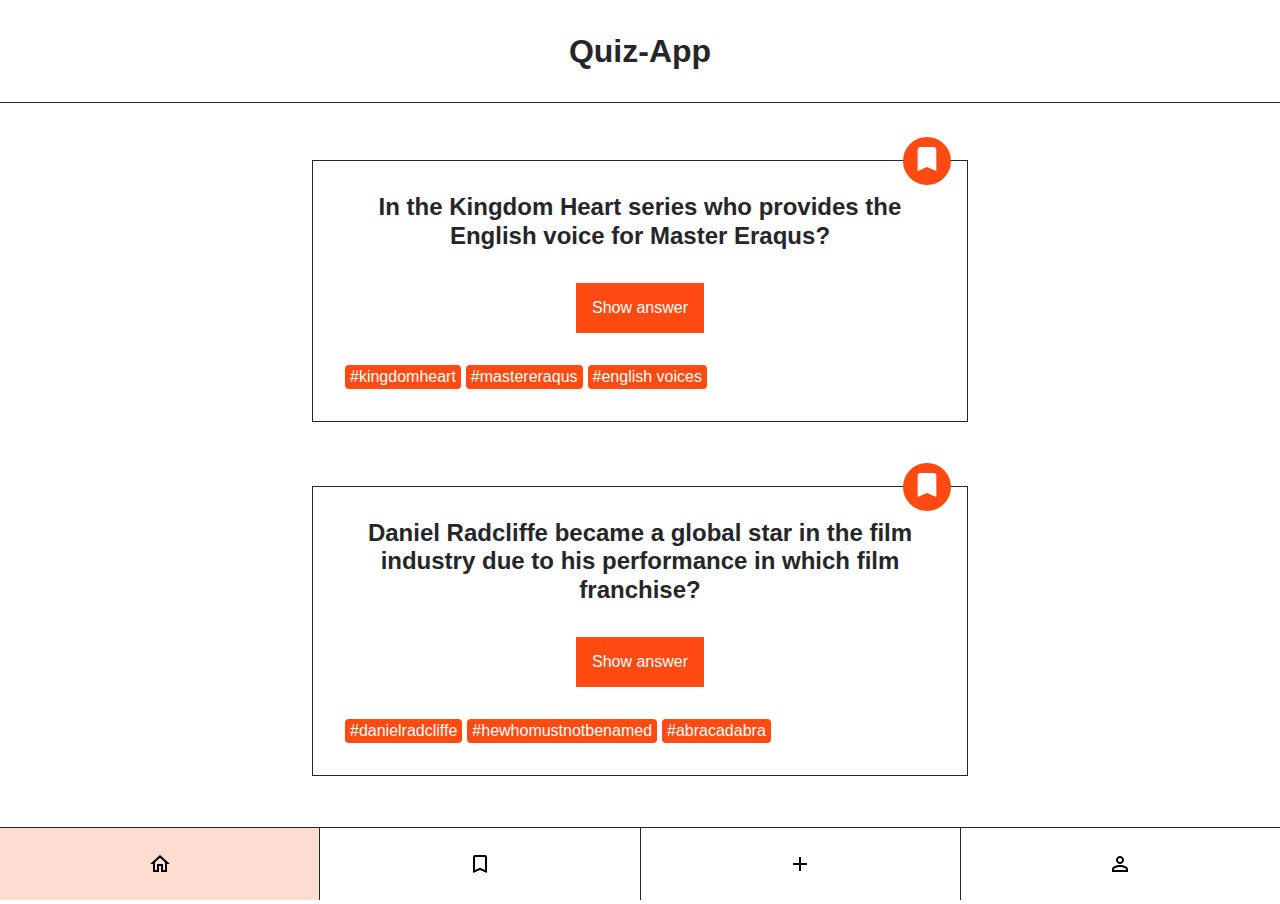
<file: index.html>
<!DOCTYPE html>
<html lang="en">
  <head>
    <meta charset="UTF-8" />
    <meta http-equiv="X-UA-Compatible" content="IE=edge" />
    <meta name="viewport" content="width=device-width, initial-scale=1.0" />
    <title>Quiz-App</title>
    <link rel="stylesheet" href="./styles.css" />
  </head>
  <body>
    <header class="header">
      <h1 class="header__title">Quiz-App</h1>
    </header>
    <main>
      <ul class="card-list">
      </ul>
    </main>
    <script type="module">
      import { appendBottomNavigation } from './script/create_bottom_navigation.js';
      import { createQuizCard } from "./script/create_quiz_card.js";
      import { getAllQuestions, toggleBookmark } from './script/questions_db.js';
    
      appendBottomNavigation();
      const container = document.querySelector(".card-list");
      const questions = getAllQuestions();
    
      questions.forEach((questionObj) => {
        const cardElement = createQuizCard(questionObj, toggleBookmark);
        container.appendChild(cardElement);
      });
    </script>
  </body>
</html>
</file>
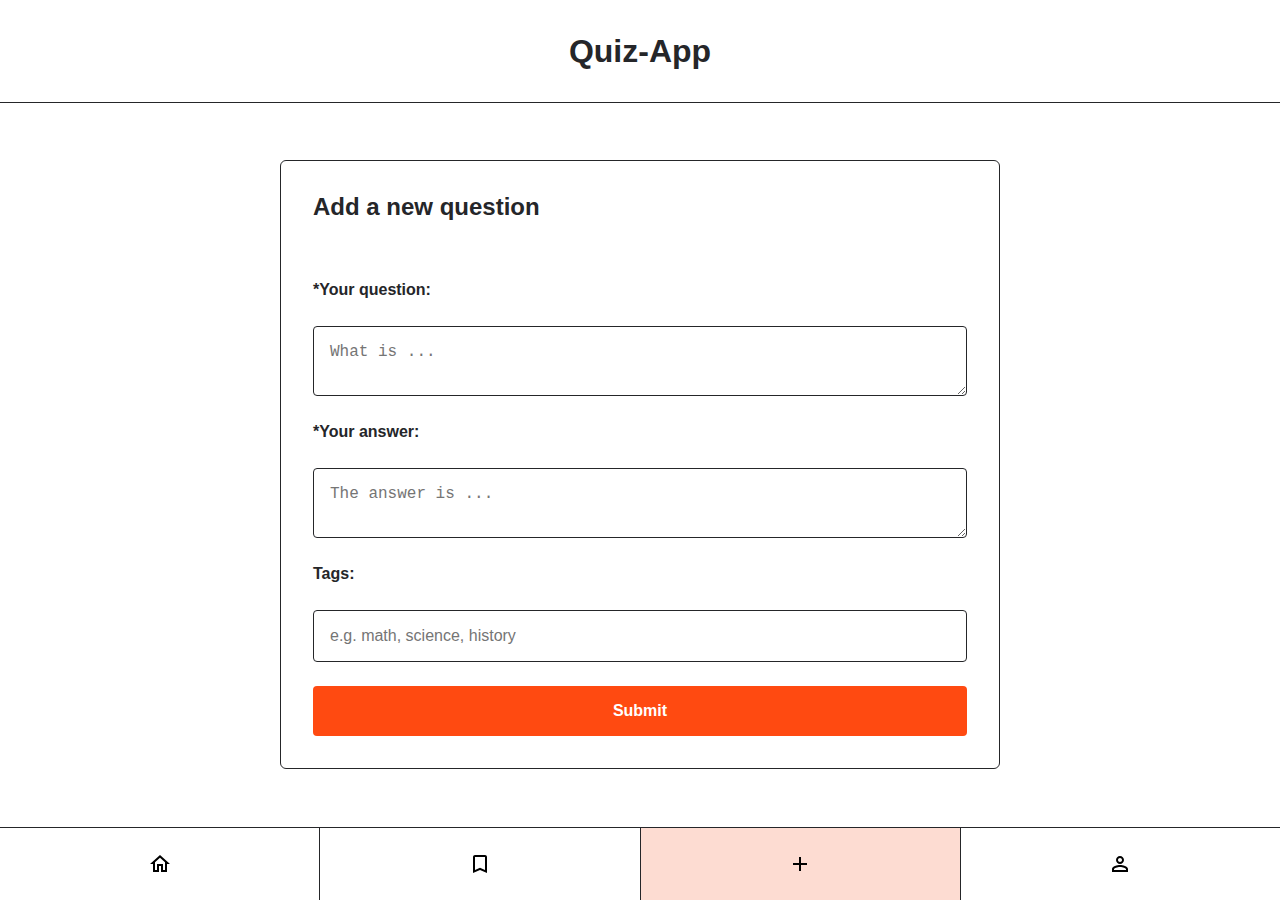
<file: add.html>
<!DOCTYPE html>
<html lang="en">
  <head>
    <meta charset="UTF-8" />
    <meta http-equiv="X-UA-Compatible" content="IE=edge" />
    <meta name="viewport" content="width=device-width, initial-scale=1.0" />
    <title>Quiz-App</title>
    <link rel="stylesheet" href="./styles.css" />
  </head>
  <body>
    <header class="header">
      <h1 class="header__title">Quiz-App</h1>
    </header>
    <main>
      <form class="form" action="#">
        <h2 class="card__question">Add a new question</h2>
        <label for="question">*Your question:</label>
        <textarea type="text" id="question" name="question" maxlength="150" placeholder="What is ..."></textarea>
        <label for="answer">*Your answer:</label>
        <textarea type="text" id="answer" name="answer" maxlength="150" placeholder="The answer is ..."" /></textarea>
        <label for="tag">Tags: </label>
        <input type="text" id="tags" name="tags" placeholder="e.g. math, science, history"/>
        <button type="submit">Submit</button> 
      </form>
    </main>
    <script type="module">
      import { appendBottomNavigation } from './script/create_bottom_navigation.js';
      import { addQuestion } from './script/questions_db.js';
    
      appendBottomNavigation();
      const container = document.querySelector(".card-list");

      const form = document.querySelector(".form");
    

      form.addEventListener("submit", (event) => {
        console.log("submit");
        event.preventDefault();
        let question = {
          question: document.querySelector("#question").value,
          answer: document.querySelector("#answer").value,
          tags: document.querySelector("#tags").value.split(","),
        }
        if(question.question === "" || question.answer === "" || question.tags.length === 0){
          alert("Please fill out all fields");
          return;
        }
        addQuestion(question);
      });

    </script>
  </body>
</html>
</file>
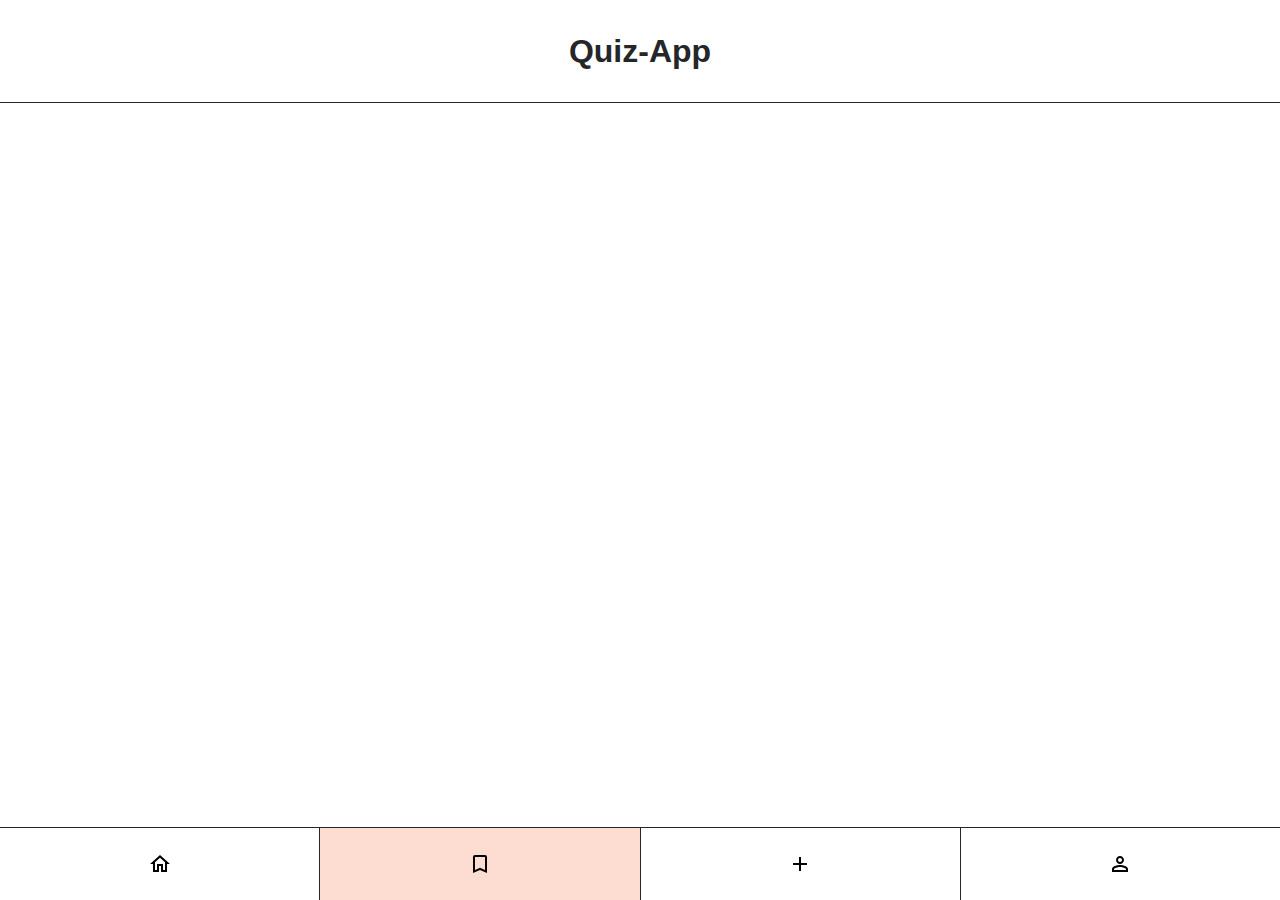
<file: bookmarks.html>
<!DOCTYPE html>
<html lang="en">
  <head>
    <meta charset="UTF-8" />
    <meta http-equiv="X-UA-Compatible" content="IE=edge" />
    <meta name="viewport" content="width=device-width, initial-scale=1.0" />
    <title>Quiz-App</title>
    <link rel="stylesheet" href="./styles.css" />
  </head>
  <body>
    <header class="header">
      <h1 class="header__title">Quiz-App</h1>
    </header>
    <main>
      <ul class="card-list">
      </ul>
    </main>
    <script type="module">
      import { appendBottomNavigation } from './script/create_bottom_navigation.js';
      import { createQuizCard } from "./script/create_quiz_card.js";
      import { getAllQuestions, toggleBookmark } from './script/questions_db.js';
    
      appendBottomNavigation();
      const container = document.querySelector(".card-list");
      const questions = getAllQuestions();
    
      questions.forEach((questionObj) => {
        if (!questionObj.isBookmarked) return;
        const cardElement = createQuizCard(questionObj, toggleBookmark);
        container.appendChild(cardElement);
      });
    </script>
  </body>
</html>
</file>
<file: styles.css>
@import "./global.css";

@import "./components/bookmark/bookmark.css";
@import "./components/card-list/card-list.css";
@import "./components/card/card.css";
@import "./components/header/header.css";
@import "./components/navigation/navigation.css";
@import "./components/profile/profile.css";
@import "./components/counter-list/counter-list.css";
@import "./components/form/form.css";
</file>
